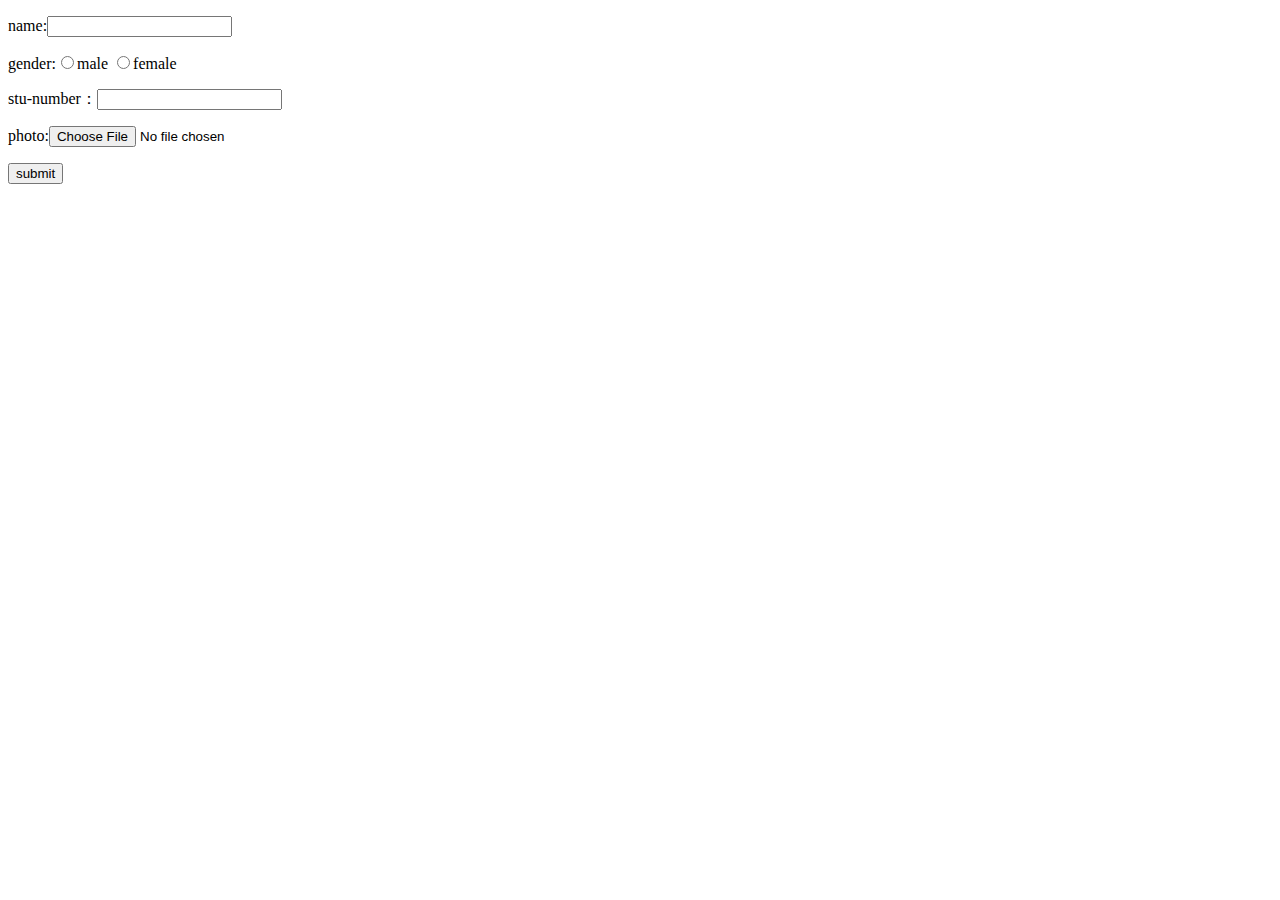
<file: source/house/test.html>
<!DOCTYPE html>
<html>
<head>
	<title></title>
	<!-- <script type="./js/jquery.min.js"></script> -->
	<script type="text/javascript" src="./js/jquery.min.js"></script>
	<script type="text/javascript">
		$(function() {
			// var a = $("#cc").serialize();
			
		})
		function test() {
			var a = new FormData($("#form1")[0])
	        $.ajax({
	             url: "http://localhost:8080/rentHouse/houseInfo/ssss",
	             type: "POST",
	             // dataType:"jsonp",
	             data: a,
	             processData: false,  // 告诉jQuery不要去处理发送的数据
	             contentType: false,   // 告诉jQuery不要去设置Content-Type请求头
	             success: function(response,status,xhr){
	                console.log(xhr);
	               
	             }
	        });
		}
	</script>
</head>
<body>
	<form name="form1" id="form1">  
        <p>name:<input type="text" name="name" /></p>  
        <p>gender:<input type="radio" name="gender" value="1" />male <input type="radio" name="gender" value="2" />female</p>
        <p>stu-number：<input type="text" name="number" /></p>  
        <p>photo:<input type="file" name="photo" id="photo"></p>  
        <p><input type="button" name="b1" value="submit" onclick="test()" /></p>  
</form> 
</body>
</html>
</file>
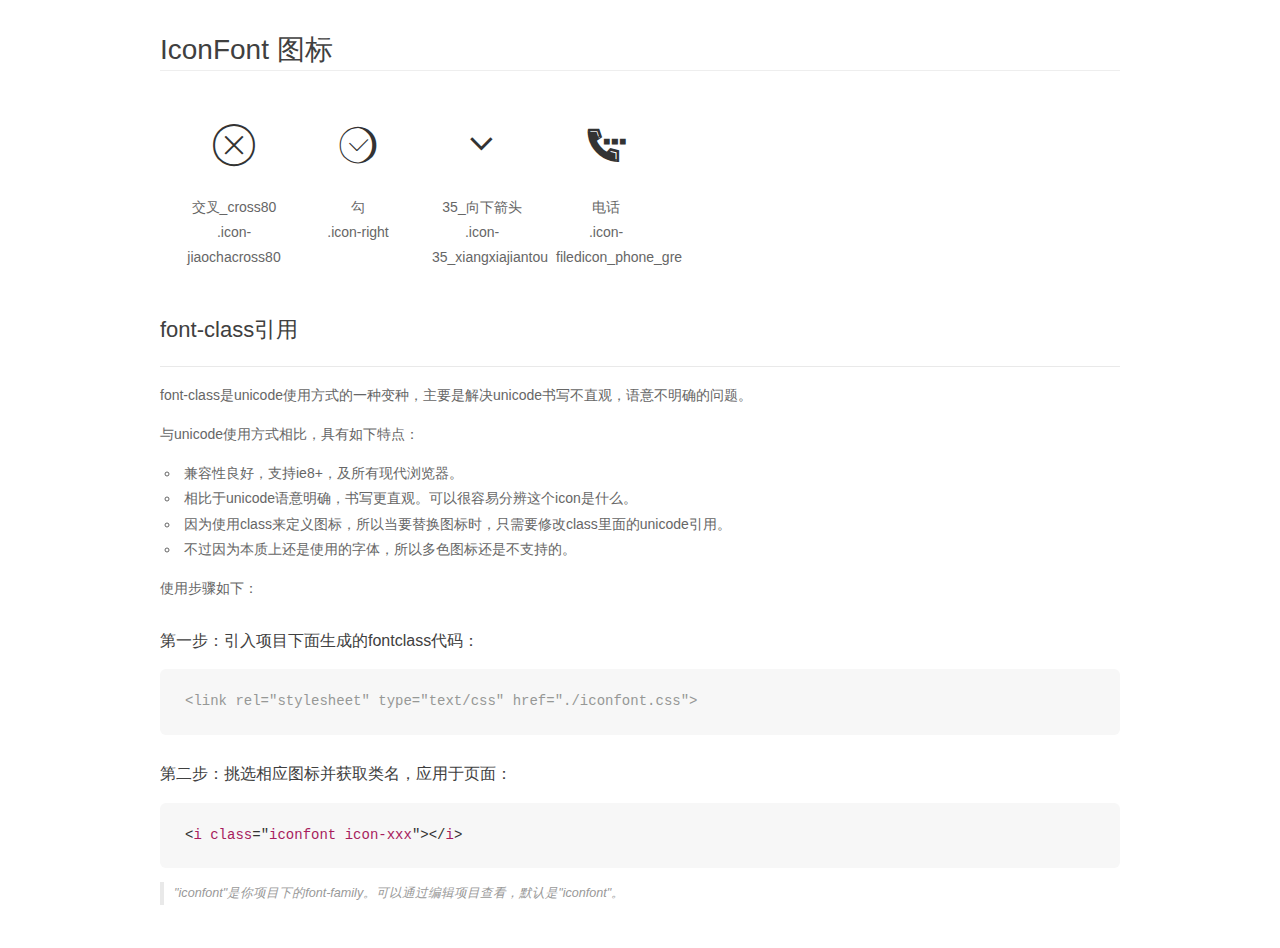
<file: source/house/font/demo_fontclass.html>
<!DOCTYPE html>
<html>
<head>
    <meta charset="utf-8"/>
    <title>IconFont</title>
    <link rel="stylesheet" href="demo.css">
    <link rel="stylesheet" href="iconfont.css">
</head>
<body>
    <div class="main markdown">
        <h1>IconFont 图标</h1>
        <ul class="icon_lists clear">
            
                <li>
                <i class="icon iconfont icon-jiaochacross80"></i>
                    <div class="name">交叉_cross80</div>
                    <div class="fontclass">.icon-jiaochacross80</div>
                </li>
            
                <li>
                <i class="icon iconfont icon-right"></i>
                    <div class="name">勾</div>
                    <div class="fontclass">.icon-right</div>
                </li>
            
                <li>
                <i class="icon iconfont icon-35_xiangxiajiantou"></i>
                    <div class="name">35_向下箭头</div>
                    <div class="fontclass">.icon-35_xiangxiajiantou</div>
                </li>
            
                <li>
                <i class="icon iconfont icon-filedicon_phone_gre"></i>
                    <div class="name">电话</div>
                    <div class="fontclass">.icon-filedicon_phone_gre</div>
                </li>
            
        </ul>

        <h2 id="font-class-">font-class引用</h2>
        <hr>

        <p>font-class是unicode使用方式的一种变种，主要是解决unicode书写不直观，语意不明确的问题。</p>
        <p>与unicode使用方式相比，具有如下特点：</p>
        <ul>
        <li>兼容性良好，支持ie8+，及所有现代浏览器。</li>
        <li>相比于unicode语意明确，书写更直观。可以很容易分辨这个icon是什么。</li>
        <li>因为使用class来定义图标，所以当要替换图标时，只需要修改class里面的unicode引用。</li>
        <li>不过因为本质上还是使用的字体，所以多色图标还是不支持的。</li>
        </ul>
        <p>使用步骤如下：</p>
        <h3 id="-fontclass-">第一步：引入项目下面生成的fontclass代码：</h3>


        <pre><code class="lang-js hljs javascript"><span class="hljs-comment">&lt;link rel="stylesheet" type="text/css" href="./iconfont.css"&gt;</span></code></pre>
        <h3 id="-">第二步：挑选相应图标并获取类名，应用于页面：</h3>
        <pre><code class="lang-css hljs">&lt;<span class="hljs-selector-tag">i</span> <span class="hljs-selector-tag">class</span>="<span class="hljs-selector-tag">iconfont</span> <span class="hljs-selector-tag">icon-xxx</span>"&gt;&lt;/<span class="hljs-selector-tag">i</span>&gt;</code></pre>
        <blockquote>
        <p>"iconfont"是你项目下的font-family。可以通过编辑项目查看，默认是"iconfont"。</p>
        </blockquote>
    </div>
</body>
</html>
</file>
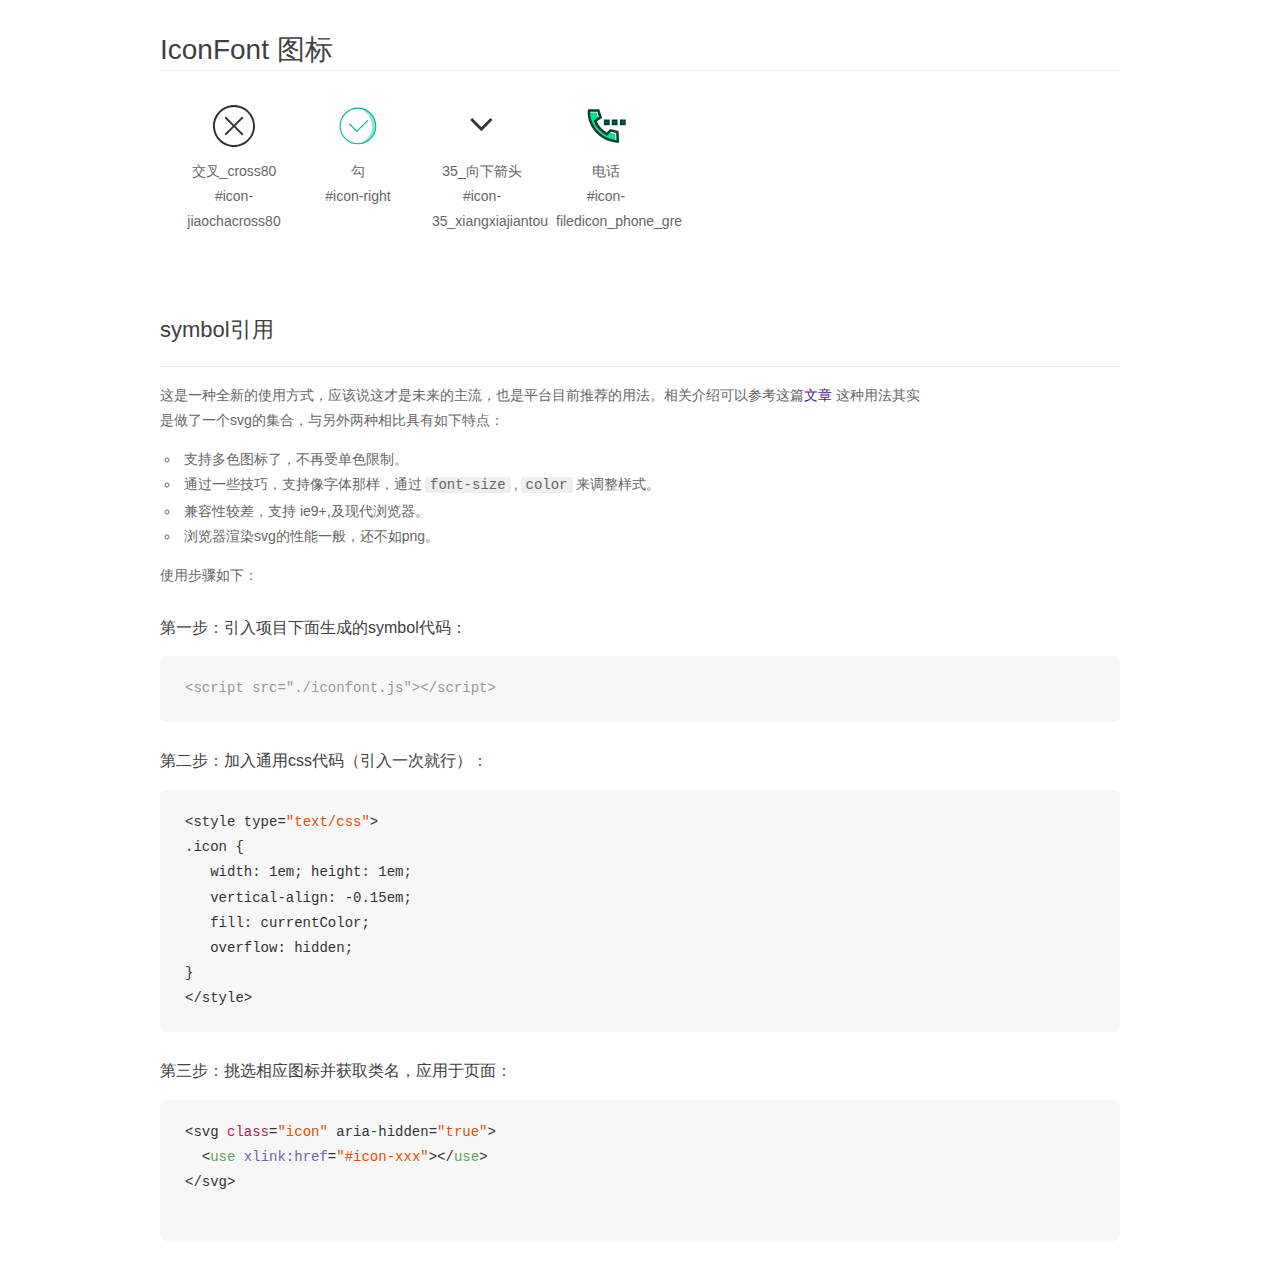
<file: source/house/font/demo_symbol.html>
<!DOCTYPE html>
<html>
<head>
    <meta charset="utf-8"/>
    <title>IconFont</title>
    <link rel="stylesheet" href="demo.css">
    <script src="iconfont.js"></script>

    <style type="text/css">
        .icon {
          /* 通过设置 font-size 来改变图标大小 */
          width: 1em; height: 1em;
          /* 图标和文字相邻时，垂直对齐 */
          vertical-align: -0.15em;
          /* 通过设置 color 来改变 SVG 的颜色/fill */
          fill: currentColor;
          /* path 和 stroke 溢出 viewBox 部分在 IE 下会显示
             normalize.css 中也包含这行 */
          overflow: hidden;
        }

    </style>
</head>
<body>
    <div class="main markdown">
        <h1>IconFont 图标</h1>
        <ul class="icon_lists clear">
            
                <li>
                    <svg class="icon" aria-hidden="true">
                        <use xlink:href="#icon-jiaochacross80"></use>
                    </svg>
                    <div class="name">交叉_cross80</div>
                    <div class="fontclass">#icon-jiaochacross80</div>
                </li>
            
                <li>
                    <svg class="icon" aria-hidden="true">
                        <use xlink:href="#icon-right"></use>
                    </svg>
                    <div class="name">勾</div>
                    <div class="fontclass">#icon-right</div>
                </li>
            
                <li>
                    <svg class="icon" aria-hidden="true">
                        <use xlink:href="#icon-35_xiangxiajiantou"></use>
                    </svg>
                    <div class="name">35_向下箭头</div>
                    <div class="fontclass">#icon-35_xiangxiajiantou</div>
                </li>
            
                <li>
                    <svg class="icon" aria-hidden="true">
                        <use xlink:href="#icon-filedicon_phone_gre"></use>
                    </svg>
                    <div class="name">电话</div>
                    <div class="fontclass">#icon-filedicon_phone_gre</div>
                </li>
            
        </ul>


        <h2 id="symbol-">symbol引用</h2>
        <hr>

        <p>这是一种全新的使用方式，应该说这才是未来的主流，也是平台目前推荐的用法。相关介绍可以参考这篇<a href="">文章</a>
        这种用法其实是做了一个svg的集合，与另外两种相比具有如下特点：</p>
        <ul>
          <li>支持多色图标了，不再受单色限制。</li>
          <li>通过一些技巧，支持像字体那样，通过<code>font-size</code>,<code>color</code>来调整样式。</li>
          <li>兼容性较差，支持 ie9+,及现代浏览器。</li>
          <li>浏览器渲染svg的性能一般，还不如png。</li>
        </ul>
        <p>使用步骤如下：</p>
        <h3 id="-symbol-">第一步：引入项目下面生成的symbol代码：</h3>
        <pre><code class="lang-js hljs javascript"><span class="hljs-comment">&lt;script src="./iconfont.js"&gt;&lt;/script&gt;</span></code></pre>
        <h3 id="-css-">第二步：加入通用css代码（引入一次就行）：</h3>
        <pre><code class="lang-js hljs javascript">&lt;style type=<span class="hljs-string">"text/css"</span>&gt;
.icon {
   width: <span class="hljs-number">1</span>em; height: <span class="hljs-number">1</span>em;
   vertical-align: <span class="hljs-number">-0.15</span>em;
   fill: currentColor;
   overflow: hidden;
}
&lt;<span class="hljs-regexp">/style&gt;</span></code></pre>
        <h3 id="-">第三步：挑选相应图标并获取类名，应用于页面：</h3>
        <pre><code class="lang-js hljs javascript">&lt;svg <span class="hljs-class"><span class="hljs-keyword">class</span></span>=<span class="hljs-string">"icon"</span> aria-hidden=<span class="hljs-string">"true"</span>&gt;<span class="xml"><span class="hljs-tag">
  &lt;<span class="hljs-name">use</span> <span class="hljs-attr">xlink:href</span>=<span class="hljs-string">"#icon-xxx"</span>&gt;</span><span class="hljs-tag">&lt;/<span class="hljs-name">use</span>&gt;</span>
</span>&lt;<span class="hljs-regexp">/svg&gt;
        </span></code></pre>
    </div>
</body>
</html>
</file>
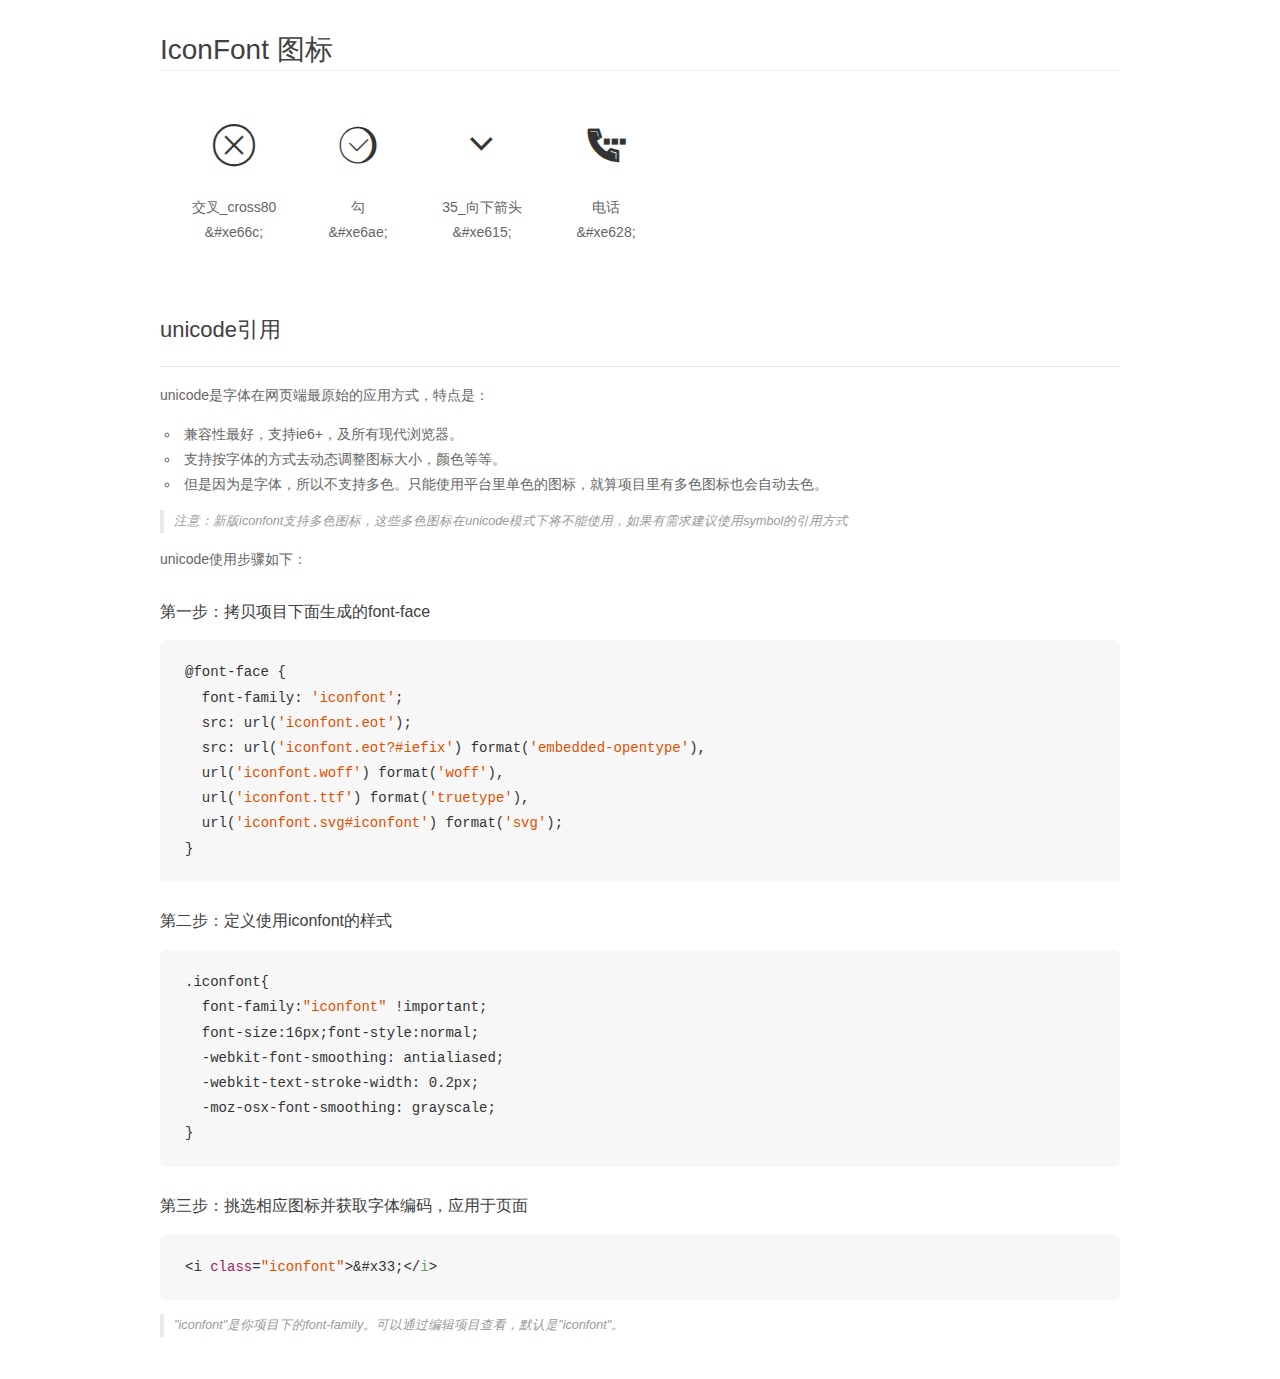
<file: source/house/font/demo_unicode.html>
<!DOCTYPE html>
<html>
<head>
    <meta charset="utf-8"/>
    <title>IconFont</title>
    <link rel="stylesheet" href="demo.css">

    <style type="text/css">

        @font-face {font-family: "iconfont";
          src: url('iconfont.eot'); /* IE9*/
          src: url('iconfont.eot#iefix') format('embedded-opentype'), /* IE6-IE8 */
          url('iconfont.woff') format('woff'), /* chrome, firefox */
          url('iconfont.ttf') format('truetype'), /* chrome, firefox, opera, Safari, Android, iOS 4.2+*/
          url('iconfont.svg#iconfont') format('svg'); /* iOS 4.1- */
        }

        .iconfont {
          font-family:"iconfont" !important;
          font-size:16px;
          font-style:normal;
          -webkit-font-smoothing: antialiased;
          -webkit-text-stroke-width: 0.2px;
          -moz-osx-font-smoothing: grayscale;
        }

    </style>
</head>
<body>
    <div class="main markdown">
        <h1>IconFont 图标</h1>
        <ul class="icon_lists clear">
            
                <li>
                <i class="icon iconfont">&#xe66c;</i>
                    <div class="name">交叉_cross80</div>
                    <div class="code">&amp;#xe66c;</div>
                </li>
            
                <li>
                <i class="icon iconfont">&#xe6ae;</i>
                    <div class="name">勾</div>
                    <div class="code">&amp;#xe6ae;</div>
                </li>
            
                <li>
                <i class="icon iconfont">&#xe615;</i>
                    <div class="name">35_向下箭头</div>
                    <div class="code">&amp;#xe615;</div>
                </li>
            
                <li>
                <i class="icon iconfont">&#xe628;</i>
                    <div class="name">电话</div>
                    <div class="code">&amp;#xe628;</div>
                </li>
            
        </ul>
        <h2 id="unicode-">unicode引用</h2>
        <hr>

        <p>unicode是字体在网页端最原始的应用方式，特点是：</p>
        <ul>
        <li>兼容性最好，支持ie6+，及所有现代浏览器。</li>
        <li>支持按字体的方式去动态调整图标大小，颜色等等。</li>
        <li>但是因为是字体，所以不支持多色。只能使用平台里单色的图标，就算项目里有多色图标也会自动去色。</li>
        </ul>
        <blockquote>
        <p>注意：新版iconfont支持多色图标，这些多色图标在unicode模式下将不能使用，如果有需求建议使用symbol的引用方式</p>
        </blockquote>
        <p>unicode使用步骤如下：</p>
        <h3 id="-font-face">第一步：拷贝项目下面生成的font-face</h3>
        <pre><code class="lang-js hljs javascript">@font-face {
  font-family: <span class="hljs-string">'iconfont'</span>;
  src: url(<span class="hljs-string">'iconfont.eot'</span>);
  src: url(<span class="hljs-string">'iconfont.eot?#iefix'</span>) format(<span class="hljs-string">'embedded-opentype'</span>),
  url(<span class="hljs-string">'iconfont.woff'</span>) format(<span class="hljs-string">'woff'</span>),
  url(<span class="hljs-string">'iconfont.ttf'</span>) format(<span class="hljs-string">'truetype'</span>),
  url(<span class="hljs-string">'iconfont.svg#iconfont'</span>) format(<span class="hljs-string">'svg'</span>);
}
</code></pre>
        <h3 id="-iconfont-">第二步：定义使用iconfont的样式</h3>
        <pre><code class="lang-js hljs javascript">.iconfont{
  font-family:<span class="hljs-string">"iconfont"</span> !important;
  font-size:<span class="hljs-number">16</span>px;font-style:normal;
  -webkit-font-smoothing: antialiased;
  -webkit-text-stroke-width: <span class="hljs-number">0.2</span>px;
  -moz-osx-font-smoothing: grayscale;
}
</code></pre>
        <h3 id="-">第三步：挑选相应图标并获取字体编码，应用于页面</h3>
        <pre><code class="lang-js hljs javascript">&lt;i <span class="hljs-class"><span class="hljs-keyword">class</span></span>=<span class="hljs-string">"iconfont"</span>&gt;&amp;#x33;<span class="xml"><span class="hljs-tag">&lt;/<span class="hljs-name">i</span>&gt;</span></span></code></pre>

        <blockquote>
        <p>"iconfont"是你项目下的font-family。可以通过编辑项目查看，默认是"iconfont"。</p>
        </blockquote>
    </div>


</body>
</html>
</file>
<file: source/house/font/iconfont.css>
@font-face {font-family: "iconfont";
  src: url('iconfont.eot?t=1525878283147'); /* IE9*/
  src: url('iconfont.eot?t=1525878283147#iefix') format('embedded-opentype'), /* IE6-IE8 */
  url('[data-uri]') format('woff'),
  url('iconfont.ttf?t=1525878283147') format('truetype'), /* chrome, firefox, opera, Safari, Android, iOS 4.2+*/
  url('iconfont.svg?t=1525878283147#iconfont') format('svg'); /* iOS 4.1- */
}

.iconfont {
  font-family:"iconfont" !important;
  font-size:16px;
  font-style:normal;
  -webkit-font-smoothing: antialiased;
  -moz-osx-font-smoothing: grayscale;
}

.icon-jiaochacross80:before { content: "\e66c"; }

.icon-right:before { content: "\e6ae"; }

.icon-35_xiangxiajiantou:before { content: "\e615"; }

.icon-filedicon_phone_gre:before { content: "\e628"; }
</file>
<file: source/house/font/demo.css>
*{margin: 0;padding: 0;list-style: none;}
/*
KISSY CSS Reset
理念：1. reset 的目的不是清除浏览器的默认样式，这仅是部分工作。清除和重置是紧密不可分的。
2. reset 的目的不是让默认样式在所有浏览器下一致，而是减少默认样式有可能带来的问题。
3. reset 期望提供一套普适通用的基础样式。但没有银弹，推荐根据具体需求，裁剪和修改后再使用。
特色：1. 适应中文；2. 基于最新主流浏览器。
维护：玉伯<lifesinger@gmail.com>, 正淳<ragecarrier@gmail.com>
 */

/** 清除内外边距 **/
body, h1, h2, h3, h4, h5, h6, hr, p, blockquote, /* structural elements 结构元素 */
dl, dt, dd, ul, ol, li, /* list elements 列表元素 */
pre, /* text formatting elements 文本格式元素 */
form, fieldset, legend, button, input, textarea, /* form elements 表单元素 */
th, td /* table elements 表格元素 */ {
  margin: 0;
  padding: 0;
}

/** 设置默认字体 **/
body,
button, input, select, textarea /* for ie */ {
  font: 12px/1.5 tahoma, arial, \5b8b\4f53, sans-serif;
}
h1, h2, h3, h4, h5, h6 { font-size: 100%; }
address, cite, dfn, em, var { font-style: normal; } /* 将斜体扶正 */
code, kbd, pre, samp { font-family: courier new, courier, monospace; } /* 统一等宽字体 */
small { font-size: 12px; } /* 小于 12px 的中文很难阅读，让 small 正常化 */

/** 重置列表元素 **/
ul, ol { list-style: none; }

/** 重置文本格式元素 **/
a { text-decoration: none; }
a:hover { text-decoration: underline; }


/** 重置表单元素 **/
legend { color: #000; } /* for ie6 */
fieldset, img { border: 0; } /* img 搭车：让链接里的 img 无边框 */
button, input, select, textarea { font-size: 100%; } /* 使得表单元素在 ie 下能继承字体大小 */
/* 注：optgroup 无法扶正 */

/** 重置表格元素 **/
table { border-collapse: collapse; border-spacing: 0; }

/* 清除浮动 */
.ks-clear:after, .clear:after {
  content: '\20';
  display: block;
  height: 0;
  clear: both;
}
.ks-clear, .clear {
  *zoom: 1;
}

.main {
  padding: 30px 100px;
width: 960px;
margin: 0 auto;
}
.main h1{font-size:36px; color:#333; text-align:left;margin-bottom:30px; border-bottom: 1px solid #eee;}

.helps{margin-top:40px;}
.helps pre{
  padding:20px;
  margin:10px 0;
  border:solid 1px #e7e1cd;
  background-color: #fffdef;
  overflow: auto;
}

.icon_lists{
  width: 100% !important;

}

.icon_lists li{
  float:left;
  width: 100px;
  height:180px;
  text-align: center;
  list-style: none !important;
}
.icon_lists .icon{
  font-size: 42px;
  line-height: 100px;
  margin: 10px 0;
  color:#333;
  -webkit-transition: font-size 0.25s ease-out 0s;
  -moz-transition: font-size 0.25s ease-out 0s;
  transition: font-size 0.25s ease-out 0s;

}
.icon_lists .icon:hover{
  font-size: 100px;
}



.markdown {
  color: #666;
  font-size: 14px;
  line-height: 1.8;
}

.highlight {
  line-height: 1.5;
}

.markdown img {
  vertical-align: middle;
  max-width: 100%;
}

.markdown h1 {
  color: #404040;
  font-weight: 500;
  line-height: 40px;
  margin-bottom: 24px;
}

.markdown h2,
.markdown h3,
.markdown h4,
.markdown h5,
.markdown h6 {
  color: #404040;
  margin: 1.6em 0 0.6em 0;
  font-weight: 500;
  clear: both;
}

.markdown h1 {
  font-size: 28px;
}

.markdown h2 {
  font-size: 22px;
}

.markdown h3 {
  font-size: 16px;
}

.markdown h4 {
  font-size: 14px;
}

.markdown h5 {
  font-size: 12px;
}

.markdown h6 {
  font-size: 12px;
}

.markdown hr {
  height: 1px;
  border: 0;
  background: #e9e9e9;
  margin: 16px 0;
  clear: both;
}

.markdown p,
.markdown pre {
  margin: 1em 0;
}

.markdown > p,
.markdown > blockquote,
.markdown > .highlight,
.markdown > ol,
.markdown > ul {
  width: 80%;
}

.markdown ul > li {
  list-style: circle;
}

.markdown > ul li,
.markdown blockquote ul > li {
  margin-left: 20px;
  padding-left: 4px;
}

.markdown > ul li p,
.markdown > ol li p {
  margin: 0.6em 0;
}

.markdown ol > li {
  list-style: decimal;
}

.markdown > ol li,
.markdown blockquote ol > li {
  margin-left: 20px;
  padding-left: 4px;
}

.markdown code {
  margin: 0 3px;
  padding: 0 5px;
  background: #eee;
  border-radius: 3px;
}

.markdown pre {
  border-radius: 6px;
  background: #f7f7f7;
  padding: 20px;
}

.markdown pre code {
  border: none;
  background: #f7f7f7;
  margin: 0;
}

.markdown strong,
.markdown b {
  font-weight: 600;
}

.markdown > table {
  border-collapse: collapse;
  border-spacing: 0px;
  empty-cells: show;
  border: 1px solid #e9e9e9;
  width: 95%;
  margin-bottom: 24px;
}

.markdown > table th {
  white-space: nowrap;
  color: #333;
  font-weight: 600;

}

.markdown > table th,
.markdown > table td {
  border: 1px solid #e9e9e9;
  padding: 8px 16px;
  text-align: left;
}

.markdown > table th {
  background: #F7F7F7;
}

.markdown blockquote {
  font-size: 90%;
  color: #999;
  border-left: 4px solid #e9e9e9;
  padding-left: 0.8em;
  margin: 1em 0;
  font-style: italic;
}

.markdown blockquote p {
  margin: 0;
}

.markdown .anchor {
  opacity: 0;
  transition: opacity 0.3s ease;
  margin-left: 8px;
}

.markdown .waiting {
  color: #ccc;
}

.markdown h1:hover .anchor,
.markdown h2:hover .anchor,
.markdown h3:hover .anchor,
.markdown h4:hover .anchor,
.markdown h5:hover .anchor,
.markdown h6:hover .anchor {
  opacity: 1;
  display: inline-block;
}

.markdown > br,
.markdown > p > br {
  clear: both;
}


.hljs {
  display: block;
  background: white;
  padding: 0.5em;
  color: #333333;
  overflow-x: auto;
}

.hljs-comment,
.hljs-meta {
  color: #969896;
}

.hljs-string,
.hljs-variable,
.hljs-template-variable,
.hljs-strong,
.hljs-emphasis,
.hljs-quote {
  color: #df5000;
}

.hljs-keyword,
.hljs-selector-tag,
.hljs-type {
  color: #a71d5d;
}

.hljs-literal,
.hljs-symbol,
.hljs-bullet,
.hljs-attribute {
  color: #0086b3;
}

.hljs-section,
.hljs-name {
  color: #63a35c;
}

.hljs-tag {
  color: #333333;
}

.hljs-title,
.hljs-attr,
.hljs-selector-id,
.hljs-selector-class,
.hljs-selector-attr,
.hljs-selector-pseudo {
  color: #795da3;
}

.hljs-addition {
  color: #55a532;
  background-color: #eaffea;
}

.hljs-deletion {
  color: #bd2c00;
  background-color: #ffecec;
}

.hljs-link {
  text-decoration: underline;
}

pre{
  background: #fff;
}
</file>
